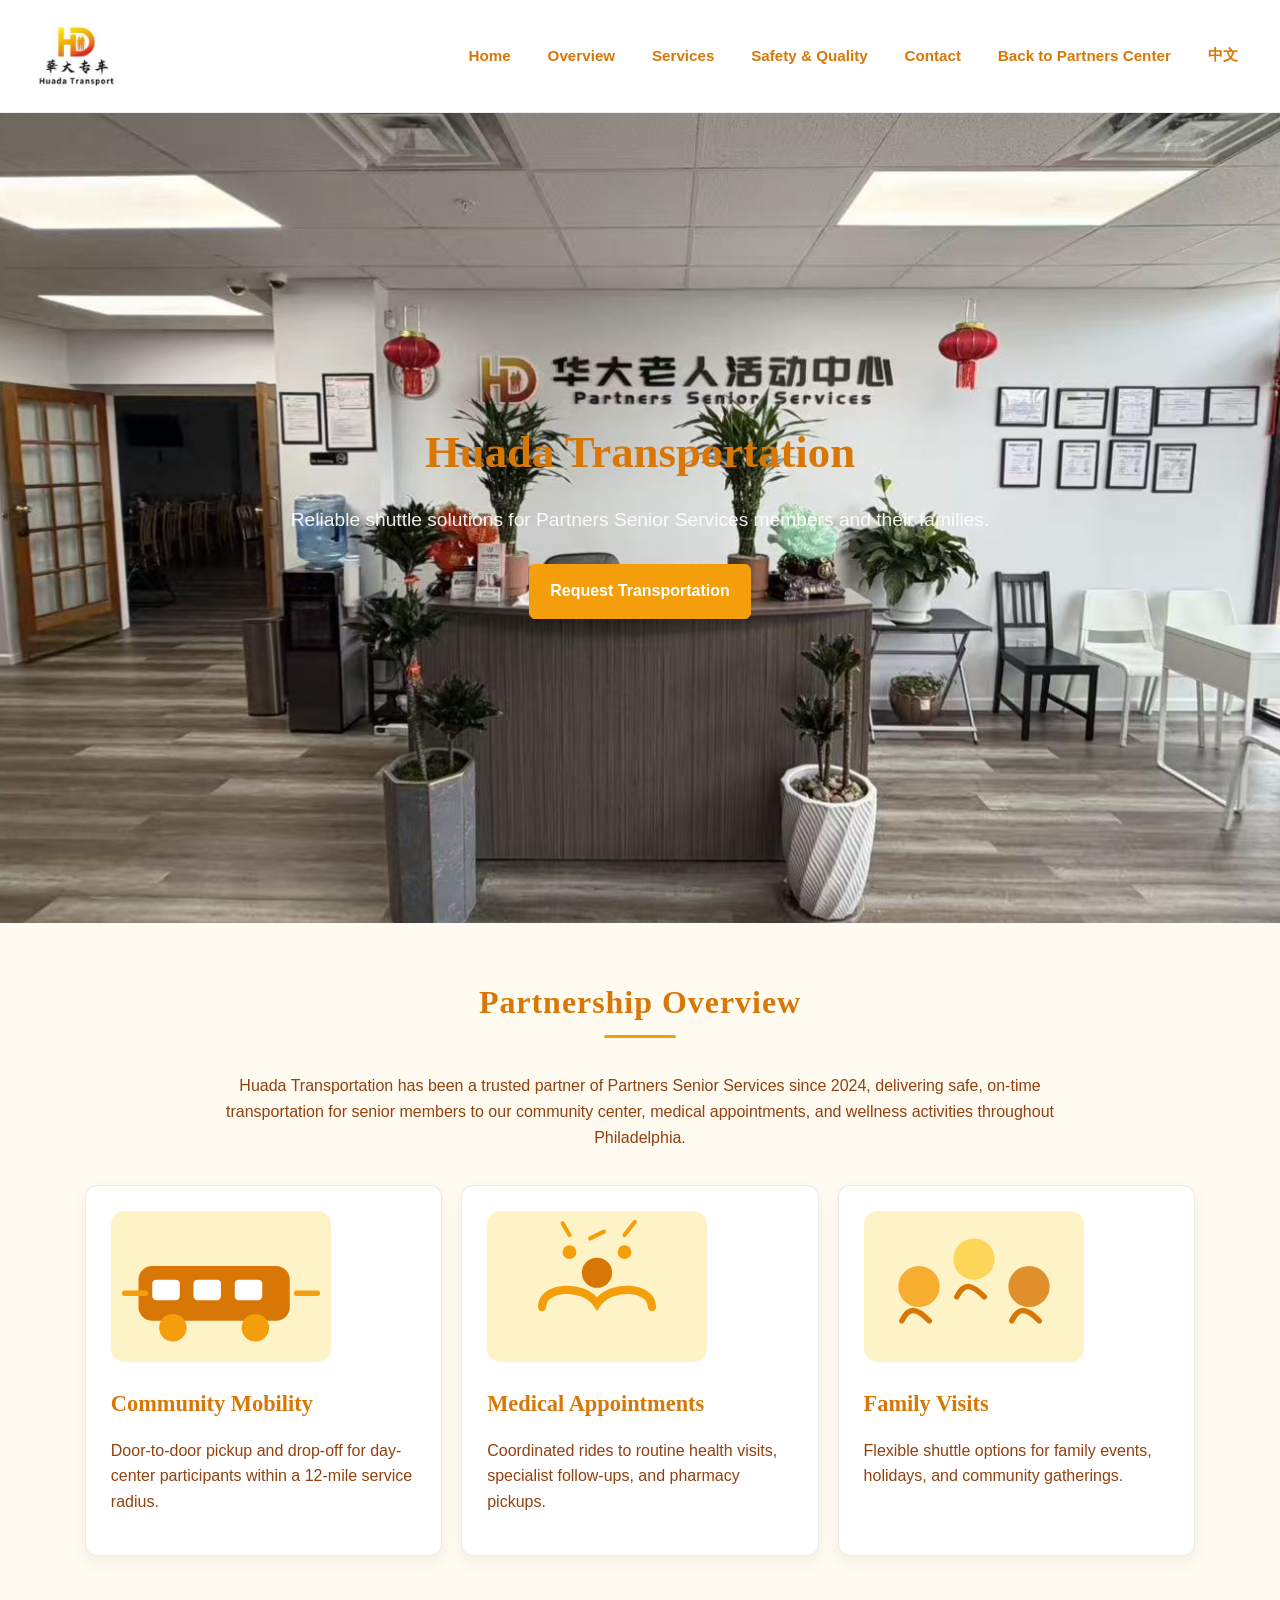
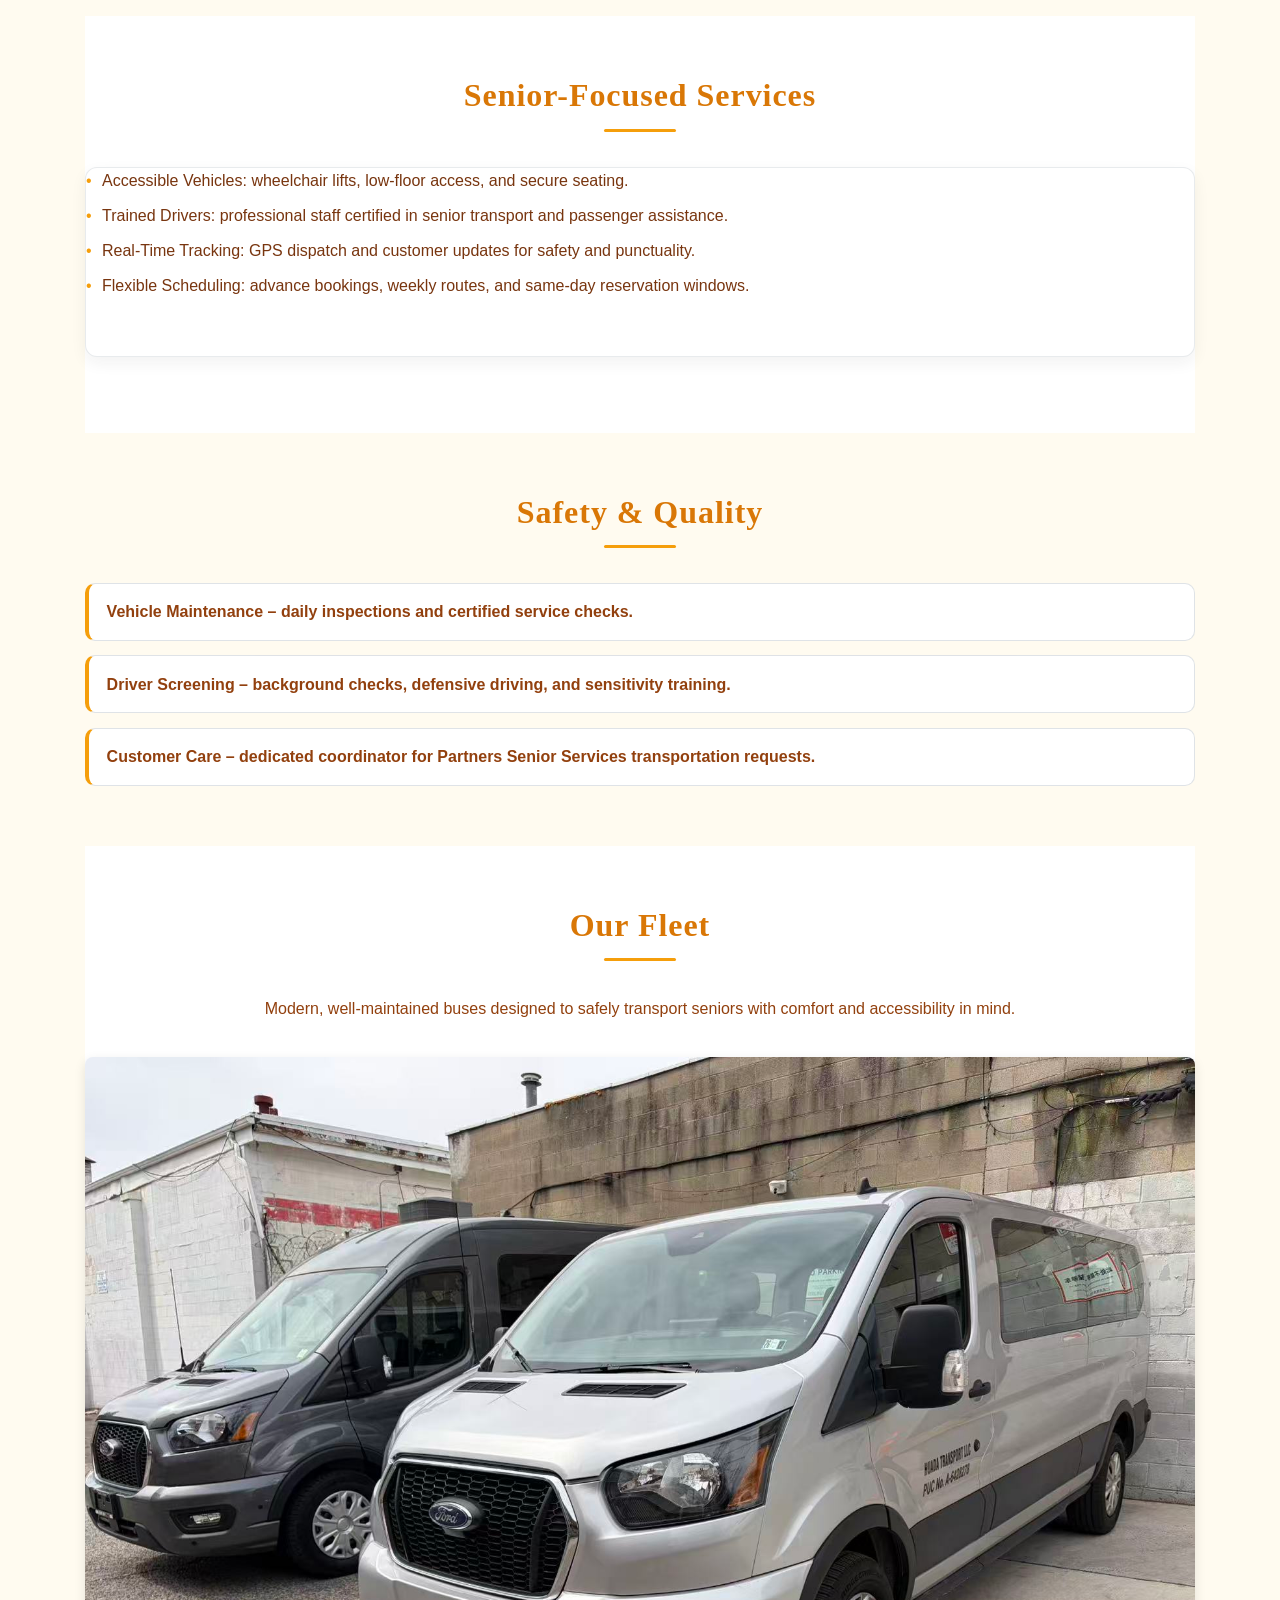
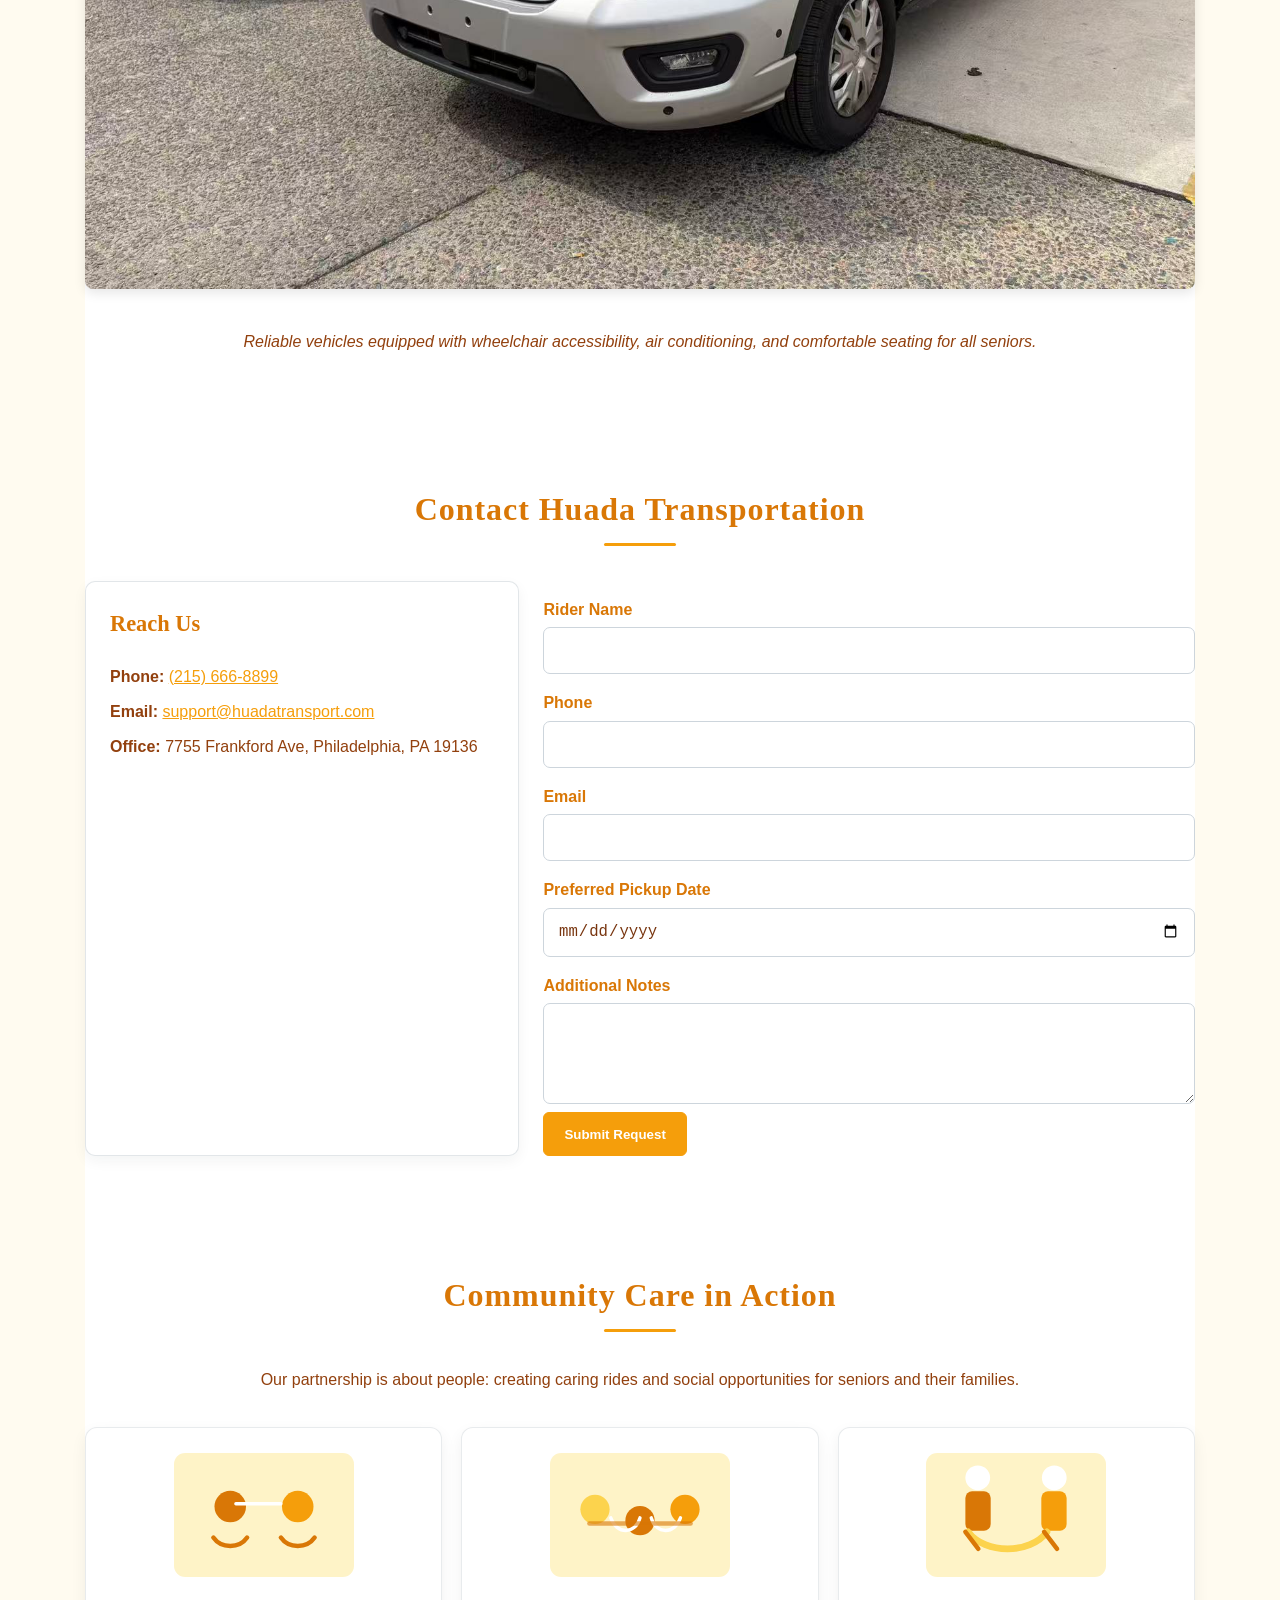
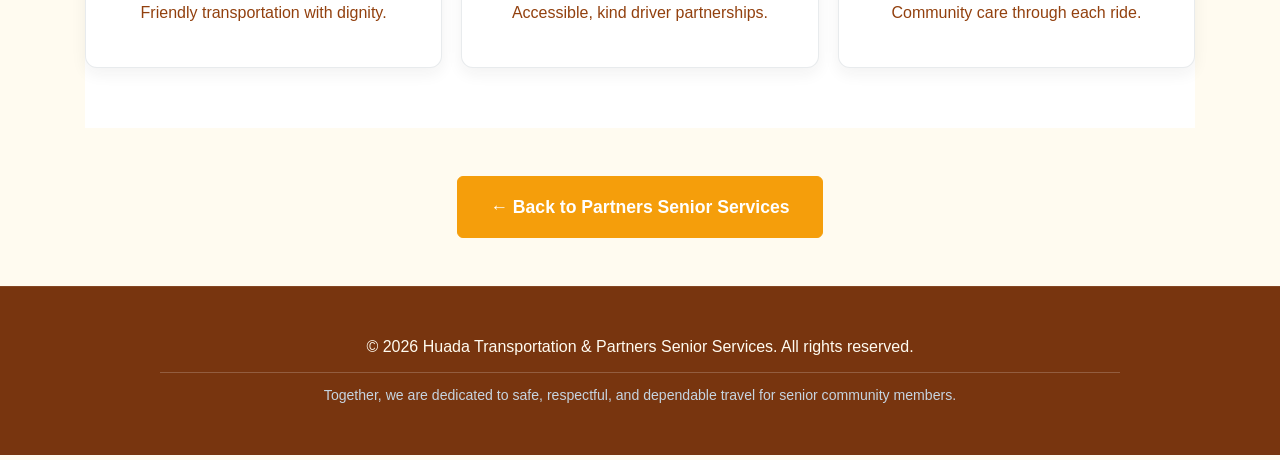
<file: huada-transportation-index.html>
<!DOCTYPE html>
<html lang="en">
<head>
    <meta charset="UTF-8">
    <meta name="viewport" content="width=device-width, initial-scale=1.0">
    <meta name="description" content="Huada Transportation partners with Partners Senior Services to provide safe, accessible senior shuttle services in Philadelphia.">
    <title>Huada Transportation | Partners Senior Services</title>
    <link rel="stylesheet" href="style.css">
</head>
<body>
    <nav class="main-nav" aria-label="Primary site navigation">
        <div class="logo"><img src="images/Huada-Transport-LOGO.jpg" alt="Huada Transportation Logo"></div>
        <button id="menu-toggle" class="menu-toggle" aria-expanded="false" aria-controls="nav-list">☰</button>
        <ul class="nav-links" id="nav-list">
            <li><a href="pss-index.html" data-i18n-key="nav.home">Partners Senior Services</a></li>
            <li><a href="#overview" data-i18n-key="nav.overview">Overview</a></li>
            <li><a href="#services" data-i18n-key="nav.services">Services</a></li>
            <li><a href="#quality" data-i18n-key="nav.quality">Safety & Quality</a></li>
            <li><a href="#contact" data-i18n-key="nav.contact">Contact</a></li>
            <li><a class="btn" href="pss-index.html">Back to Partners Center</a></li>
            <li><button id="lang-toggle" class="lang-btn" aria-label="Switch language" data-i18n-key="lang.toggle">中文</button></li>
        </ul>
    </nav>

    <header class="hero">
        <div class="hero-overlay"></div>
        <div class="hero-content">
            <h1 data-i18n-key="hero.title">Huada Transportation</h1>
            <p data-i18n-key="hero.text">Reliable shuttle solutions for Partners Senior Services members and their families.</p>
            <a href="#contact" class="btn" data-i18n-key="hero.cta">Request Transportation</a>
        </div>
    </header>

    <main>
        <section id="overview" class="container">
            <h2 class="section-title" data-i18n-key="overview.title">Partnership Overview</h2>
            <p class="intro-text" data-i18n-key="overview.text">Huada Transportation has been a trusted partner of Partners Senior Services since 2024, delivering safe, on-time transportation for senior members to our community center, medical appointments, and wellness activities throughout Philadelphia.</p>
            <div class="grid">
                <div class="service-card">
                    <img src="images/shuttle.svg" alt="Shuttle transport" style="width:100%; max-width:220px; margin-bottom:16px;"/>
                    <h3 data-i18n-key="overview.card1.heading">Community Mobility</h3>
                    <p data-i18n-key="overview.card1.text">Door-to-door pickup and drop-off for day-center participants within a 12-mile service radius.</p>
                </div>
                <div class="service-card">
                    <img src="images/wellness.svg" alt="Health services" style="width:100%; max-width:220px; margin-bottom:16px;"/>
                    <h3 data-i18n-key="overview.card2.heading">Medical Appointments</h3>
                    <p data-i18n-key="overview.card2.text">Coordinated rides to routine health visits, specialist follow-ups, and pharmacy pickups.</p>
                </div>
                <div class="service-card">
                    <img src="images/community.svg" alt="Community events" style="width:100%; max-width:220px; margin-bottom:16px;"/>
                    <h3 data-i18n-key="overview.card3.heading">Family Visits</h3>
                    <p data-i18n-key="overview.card3.text">Flexible shuttle options for family events, holidays, and community gatherings.</p>
                </div>
            </div>
        </section>

        <section id="services" class="container bg-light">
            <h2 class="section-title" data-i18n-key="services.title">Senior-Focused Services</h2>
            <ul class="resource-card" style="list-style:none; padding:0;">
                <li data-i18n-key="services.item1"><strong>Accessible Vehicles:</strong> wheelchair lifts, low-floor access, and secure seating.</li>
                <li data-i18n-key="services.item2"><strong>Trained Drivers:</strong> professional staff certified in senior transport and passenger assistance.</li>
                <li data-i18n-key="services.item3"><strong>Real-Time Tracking:</strong> GPS dispatch and customer updates for safety and punctuality.</li>
                <li data-i18n-key="services.item4"><strong>Flexible Scheduling:</strong> advance bookings, weekly routes, and same-day reservation windows.</li>
            </ul>
        </section>

        <section id="quality" class="container">
            <h2 class="section-title" data-i18n-key="quality.title">Safety & Quality</h2>
            <div class="activity-row">
                <div class="activity-item" data-i18n-key="quality.item1"><strong>Vehicle Maintenance</strong> – daily inspections and certified service checks.</div>
                <div class="activity-item" data-i18n-key="quality.item2"><strong>Driver Screening</strong> – background checks, defensive driving, and sensitivity training.</div>
                <div class="activity-item" data-i18n-key="quality.item3"><strong>Customer Care</strong> – dedicated coordinator for Partners Senior Services transportation requests.</div>
            </div>
        </section>

        <section class="container bg-light">
            <h2 class="section-title" data-i18n-key="fleet.title">Our Fleet</h2>
            <p class="intro-text" data-i18n-key="fleet.info1">Modern, well-maintained buses designed to safely transport seniors with comfort and accessibility in mind.</p>
            <div style="text-align: center;">
                <img src="images/HDTrans%20image/Buses.jpg" alt="Huada Transportation Fleet" style="max-width:100%; height:auto; margin-bottom:16px; border-radius:8px; box-shadow: 0 4px 12px rgba(0,0,0,0.1);"/>
                <p style="color: var(--muted); font-style: italic;" data-i18n-key="fleet.info2">Reliable vehicles equipped with wheelchair accessibility, air conditioning, and comfortable seating for all seniors.</p>
            </div>
        </section>

        <section id="contact" class="container bg-light">
            <h2 class="section-title" data-i18n-key="contact.title">Contact Huada Transportation</h2>
            <div class="contact-layout">
                <div class="info-pane">
                    <h3 data-i18n-key="contact.reach">Reach Us</h3>
                    <p><strong data-i18n-key="contact.phone.label">Phone:</strong> <a href="tel:2156668899" data-i18n-key="contact.phone">(215) 666-8899</a></p>
                    <p><strong data-i18n-key="contact.email.label">Email:</strong> <a href="mailto:support@huadatransport.com" data-i18n-key="contact.email">support@huadatransport.com</a></p>
                    <p><strong data-i18n-key="contact.office.label">Office:</strong> <span data-i18n-key="contact.office">7755 Frankford Ave, Philadelphia, PA 19136</span></p>
                </div>
                <form action="https://formspree.io/f/xeepoovl" method="POST" class="contact-form" aria-label="Transportation request form">
                    <label for="riderName" data-i18n-key="contact.form.riderName">Rider Name</label>
                    <input type="text" id="riderName" name="riderName" required>
                    <label for="riderPhone" data-i18n-key="contact.form.phone">Phone</label>
                    <input type="tel" id="riderPhone" name="riderPhone" required>
                    <label for="riderEmail" data-i18n-key="contact.form.email">Email</label>
                    <input type="email" id="riderEmail" name="riderEmail" required>
                    <label for="pickupDate" data-i18n-key="contact.form.pickupDate">Preferred Pickup Date</label>
                    <input type="date" id="pickupDate" name="pickupDate" required>
                    <label for="comments" data-i18n-key="contact.form.comments">Additional Notes</label>
                    <textarea id="comments" name="comments" rows="4"></textarea>
                    <button type="submit" class="btn" data-i18n-key="contact.form.submit">Submit Request</button>
                </form>
            </div>
        </section>
    </main>
    <section class="container bg-light">
        <h2 class="section-title" data-i18n-key="community.title">Community Care in Action</h2>
        <p class="intro-text" data-i18n-key="community.intro">Our partnership is about people: creating caring rides and social opportunities for seniors and their families.</p>
        <div class="grid">
            <div class="service-card" style="text-align:center;">
                <img src="images/elderly-care-1.svg" alt="Senior friend group" style="max-width:180px;" loading="lazy" />
                <p data-i18n-key="community.info1">Friendly transportation with dignity.</p>
            </div>
            <div class="service-card" style="text-align:center;">
                <img src="images/elderly-care-2.svg" alt="Senior support" style="max-width:180px;" loading="lazy" />
                <p data-i18n-key="community.info2">Accessible, kind driver partnerships.</p>
            </div>
            <div class="service-card" style="text-align:center;">
                <img src="images/elderly-care-3.svg" alt="Senior assistance and safety" style="max-width:180px;" loading="lazy" />
                <p data-i18n-key="community.info3">Community care through each ride.</p>
            </div>
        </div>
    </section>
    <section class="container" style="text-align:center; padding: 3rem 1rem; background: #FFFBF0;">
        <a href="pss-index.html" class="btn" style="font-size: 1.1rem; padding: 1rem 2rem;" data-i18n-key="community.back">← Back to Partners Senior Services</a>
    </section>

    <footer>
        <div class="footer-content">
            <p data-i18n-key="footer.copyright">&copy; 2026 Huada Transportation & Partners Senior Services. All rights reserved.</p>
            <p class="privacy-note" data-i18n-key="footer.privacy">Together, we are dedicated to safe, respectful, and dependable travel for senior community members.</p>
        </div>
    </footer>

    <script>
        const translations = {
            en: {
                logo: 'Huada Transportation',
                'nav.home': 'Home',
                'nav.overview': 'Overview',
                'nav.services': 'Services',
                'nav.quality': 'Safety & Quality',
                'nav.contact': 'Contact',
                'lang.toggle': '中文',
                'hero.title': 'Huada Transportation',
                'hero.text': 'Reliable shuttle solutions for Partners Senior Services members and their families.',
                'hero.cta': 'Request Transportation',
                'overview.title': 'Partnership Overview',
                'overview.text': 'Huada Transportation has been a trusted partner of Partners Senior Services since 2024, delivering safe, on-time transportation for senior members to our community center, medical appointments, and wellness activities throughout Philadelphia.',
                'overview.card1.heading': 'Community Mobility',
                'overview.card1.text': 'Door-to-door pickup and drop-off for day-center participants within a 12-mile service radius.',
                'overview.card2.heading': 'Medical Appointments',
                'overview.card2.text': 'Coordinated rides to routine health visits, specialist follow-ups, and pharmacy pickups.',
                'overview.card3.heading': 'Family Visits',
                'overview.card3.text': 'Flexible shuttle options for family events, holidays, and community gatherings.',
                'services.title': 'Senior-Focused Services',
                'services.item1': 'Accessible Vehicles: wheelchair lifts, low-floor access, and secure seating.',
                'services.item2': 'Trained Drivers: professional staff certified in senior transport and passenger assistance.',
                'services.item3': 'Real-Time Tracking: GPS dispatch and customer updates for safety and punctuality.',
                'services.item4': 'Flexible Scheduling: advance bookings, weekly routes, and same-day reservation windows.',
                'quality.title': 'Safety & Quality',
                'quality.item1': 'Vehicle Maintenance – daily inspections and certified service checks.',
                'quality.item2': 'Driver Screening – background checks, defensive driving, and sensitivity training.',
                'quality.item3': 'Customer Care – dedicated coordinator for Partners Senior Services transportation requests.',
                'fleet.title': 'Our Fleet',
                'fleet.info1': 'Modern, well-maintained buses designed to safely transport seniors with comfort and accessibility in mind.',
                'fleet.info2': 'Reliable vehicles equipped with wheelchair accessibility, air conditioning, and comfortable seating for all seniors.', 
                'contact.title': 'Contact Huada Transportation',
                'contact.reach': 'Reach Us',
                'contact.phone.label': 'Phone:',
                'contact.phone': '(215) 666-8899',
                'contact.email.label': 'Email:',
                'contact.email': 'support@huadatransport.com',
                'contact.office.label': 'Office:',
                'contact.office': '7755 Frankford Ave, Philadelphia, PA 19136',
                'contact.form.riderName': 'Rider Name',
                'contact.form.phone': 'Phone',
                'contact.form.email': 'Email',
                'contact.form.pickupDate': 'Preferred Pickup Date',
                'contact.form.comments': 'Additional Notes',
                'contact.form.submit': 'Submit Request',
                'community.title': 'Community Care in Action',
                'community.intro': 'Our partnership is about people: creating caring rides and social opportunities for seniors and their families.',
                'community.info1': 'Friendly transportation with dignity.',
                'community.info2': 'Accessible, kind driver partnerships.',
                'community.info3': 'Community care through each ride.',
                'community.back': '← Back to Partners Senior Services',
                'footer.copyright': '© 2026 Huada Transportation & Partners Senior Services. All rights reserved.',
                'footer.privacy': 'Together, we are dedicated to safe, respectful, and dependable travel for senior community members.'
            },
            zh: {
                logo: '华大专车',
                'nav.home': '首页',
                'nav.overview': '概述',
                'nav.services': '服务',
                'nav.quality': '安全与质量',
                'nav.contact': '联系',
                'lang.toggle': 'English',
                'hero.title': '华大专车',
                'hero.text': '为合作伙伴老年服务会员及其家庭提供可靠的班车解决方案。',
                'hero.cta': '申请运输服务',
                'overview.title': '合作概述',
                'overview.text': '自2025年起，华大专车成为合作伙伴老年服务的可信赖合作伙伴，为老年会员提供安全、准时的社区中心、医疗预约及健康活动运输。',
                'overview.card1.heading': '社区出行',
                'overview.card1.text': '提供 12 英里范围内日间中心参与者的门到门接送服务。',
                'overview.card2.heading': '医疗预约',
                'overview.card2.text': '协调常规健康访问、专家随访和药房取药的出行。',
                'overview.card3.heading': '家庭访问',
                'overview.card3.text': '灵活的节日、家庭活动和社区聚会班车选择。',
                'services.title': '老年人专项服务',
                'services.item1': '无障碍车辆：配备轮椅升降、低地板和安全座椅。',
                'services.item2': '司机培训：专业人员具备老年运输和乘客协助认证。',
                'services.item3': '实时跟踪：GPS 调度和客户更新，保障安全和准时。',
                'services.item4': '灵活调度：提前预订、每周路线和当日预约窗口。',
                'quality.title': '安全与质量',
                'quality.item1': '车辆维护 – 每日检查和认证服务检查。',
                'quality.item2': '司机筛选 – 背景审查、防御性驾驶和敏感性培训。',
                'quality.item3': '客户关怀 – 专属协调员负责合作伙伴老年服务的运输需求。',
                'fleet.title': '我们的车队',
                'fleet.info1': '现代、维护良好的巴士，旨在安全地运输老年人，注重舒适性和无障碍设计。',
                'fleet.info2': '可靠的车辆，配备轮椅升降设备、空调和舒适的座椅，为所有老年人提供便利的出行选择。',
                'contact.title': '联系华大专车',
                'contact.reach': '联系我们',
                'contact.phone.label': '电话：',
                'contact.phone': '(215) 666-8899',
                'contact.email.label': '电子邮件：',
                'contact.email': 'support@huadatransport.com',
                'contact.office.label': '办公室：',
                'contact.office': '7755 Frankford Ave, Philadelphia, PA 19136',
                'contact.form.riderName': '乘客姓名',
                'contact.form.phone': '电话',
                'contact.form.email': '电子邮件',
                'contact.form.pickupDate': '首选接送日期',
                'contact.form.comments': '其他备注',
                'contact.form.submit': '提交请求',
                'community.title': '社区关怀行动',
                'community.intro': '我们的合作关系关乎人：为老年人及其家庭创造关怀的出行和社交机会。',
                'community.info1': '以尊严提供友好的交通服务。',
                'community.info2': '可及、友善的司机合作。',
                'community.info3': '每次乘车都体现社区关怀。',
                'community.back': '← 返回合作伙伴老年服务',
                'footer.copyright': '© 2026 华大专车与华大老人活动中心。保留所有权利。',
                'footer.privacy': '我们致力于为老年社区成员提供安全、尊重且可靠的出行服务。'
            }
        };

        const translatableItems = document.querySelectorAll('[data-i18n-key]');
        const langToggle = document.getElementById('lang-toggle');

        function setLanguage(lang) {
            const data = translations[lang] || translations.en;
            translatableItems.forEach(item => {
                const key = item.dataset.i18nKey;
                if (!key) return;
                const text = data[key];
                if (text === undefined) return;
                if (item.tagName.toLowerCase() === 'input' || item.tagName.toLowerCase() === 'textarea') {
                    item.placeholder = text;
                } else {
                    item.textContent = text;
                }
            });
            langToggle.setAttribute('aria-label', lang === 'en' ? '切换到中文' : 'Switch to English');
            localStorage.setItem('siteLanguage', lang);
        }

        const loadedLanguage = localStorage.getItem('siteLanguage') || 'en';
        setLanguage(loadedLanguage);

        langToggle.addEventListener('click', () => {
            const currentLang = localStorage.getItem('siteLanguage') || 'en';
            setLanguage(currentLang === 'en' ? 'zh' : 'en');
        });

        document.getElementById('menu-toggle').addEventListener('click', function () {
            const nav = document.getElementById('nav-list');
            const expanded = this.getAttribute('aria-expanded') === 'true';
            this.setAttribute('aria-expanded', expanded ? 'false' : 'true');
            nav.classList.toggle('open');
        });
    </script>
</body>
</html>
</file>
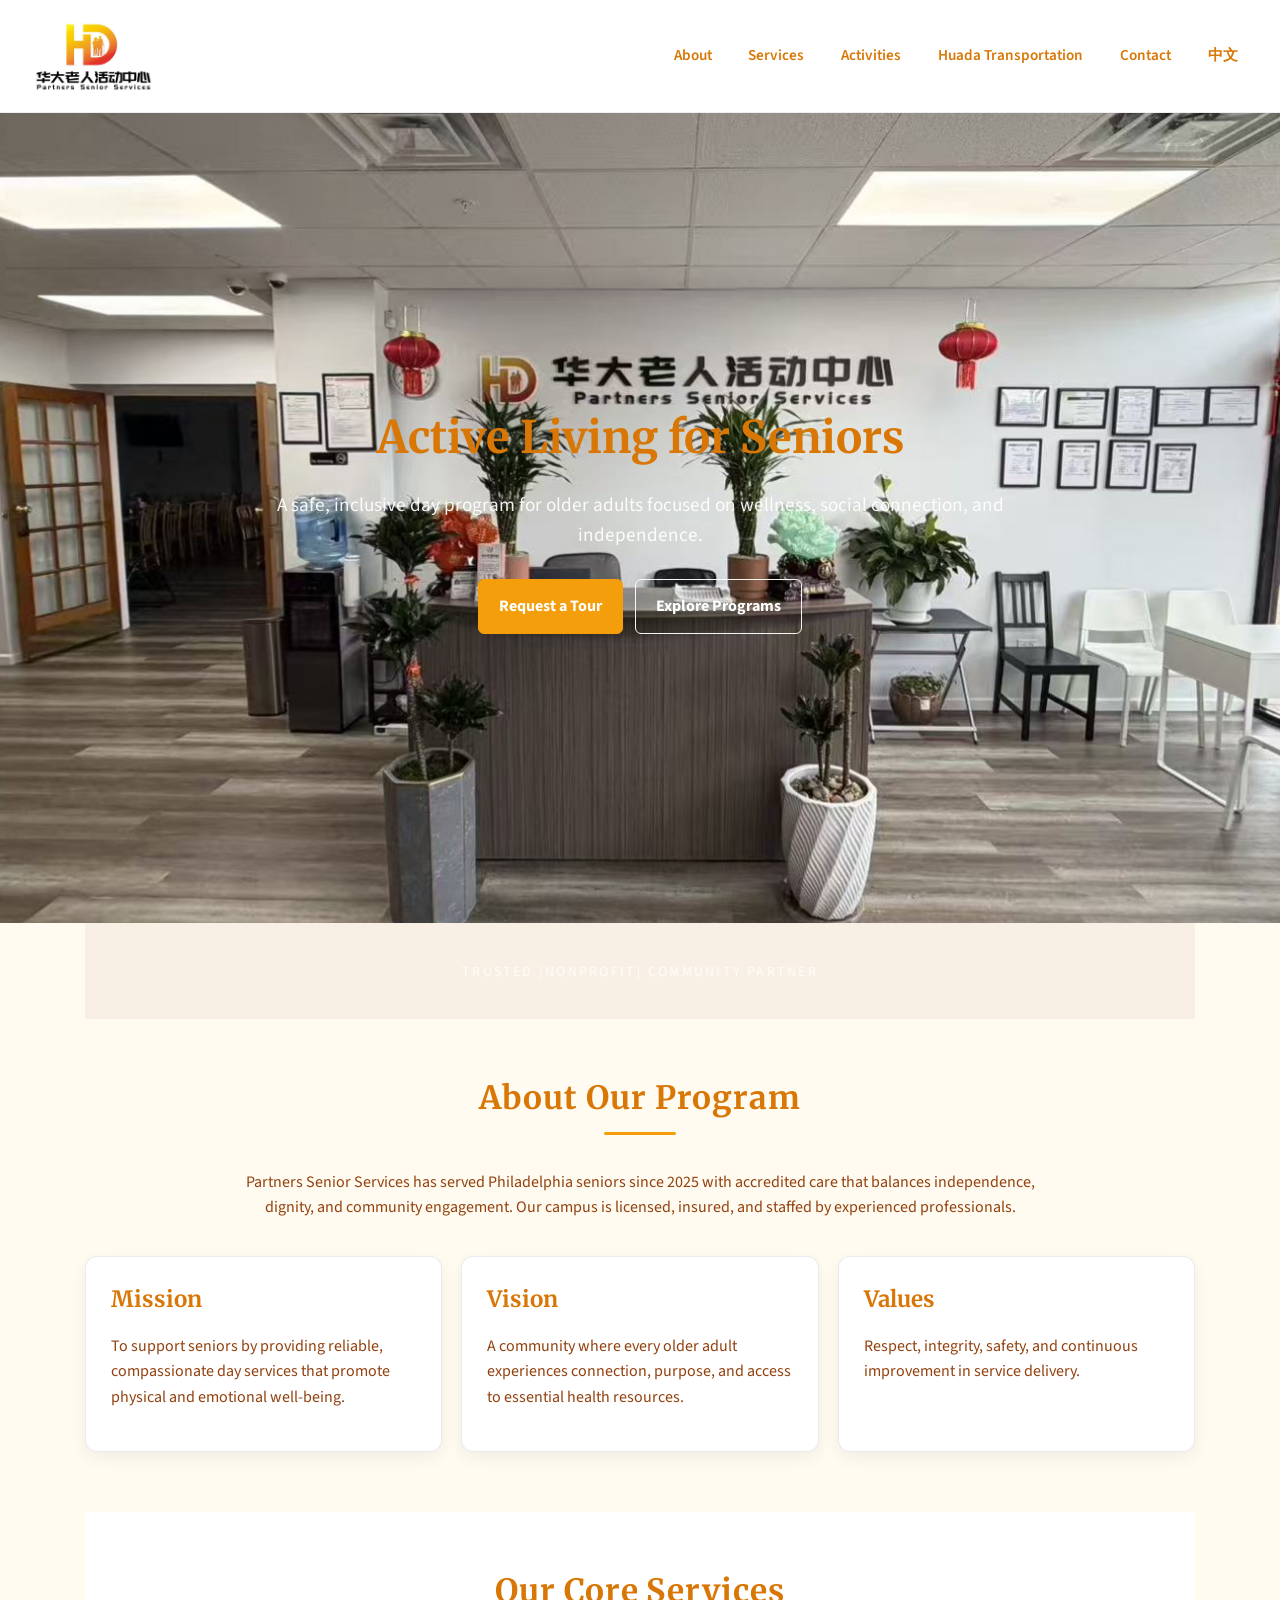
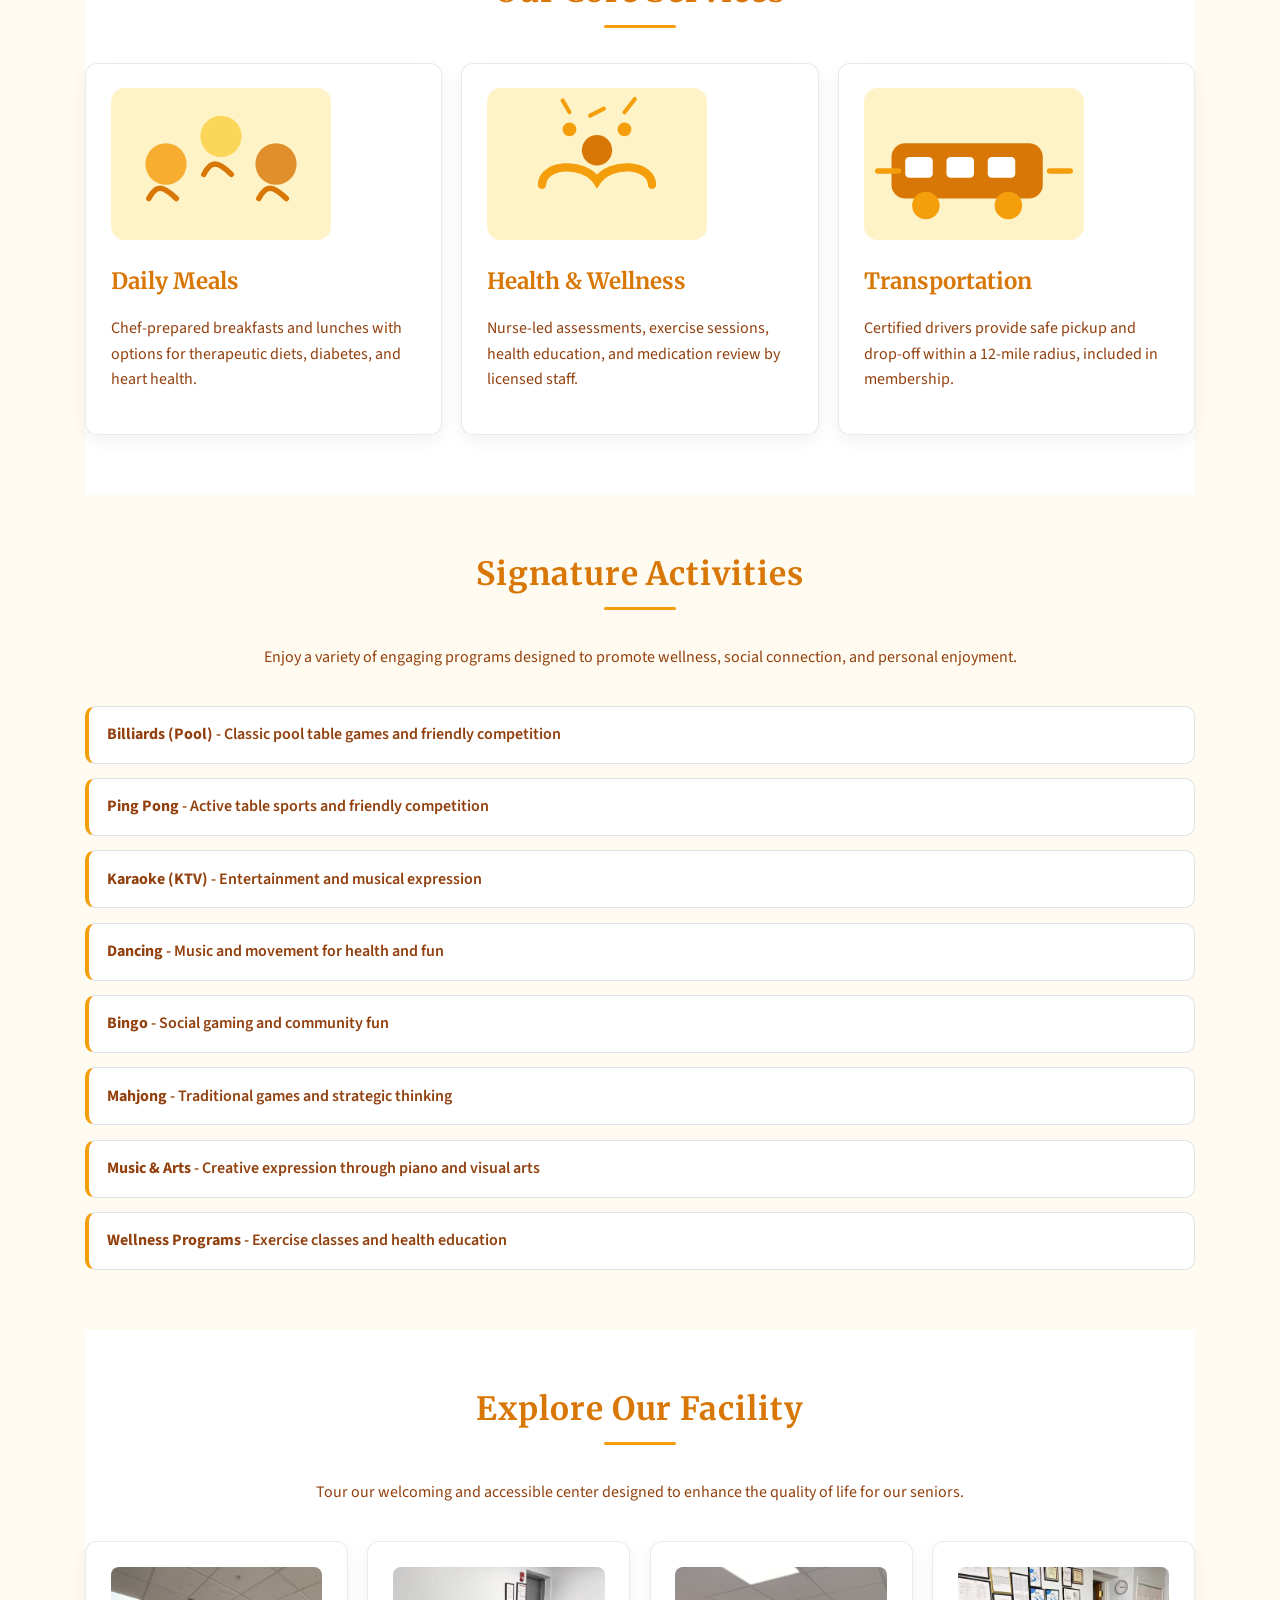
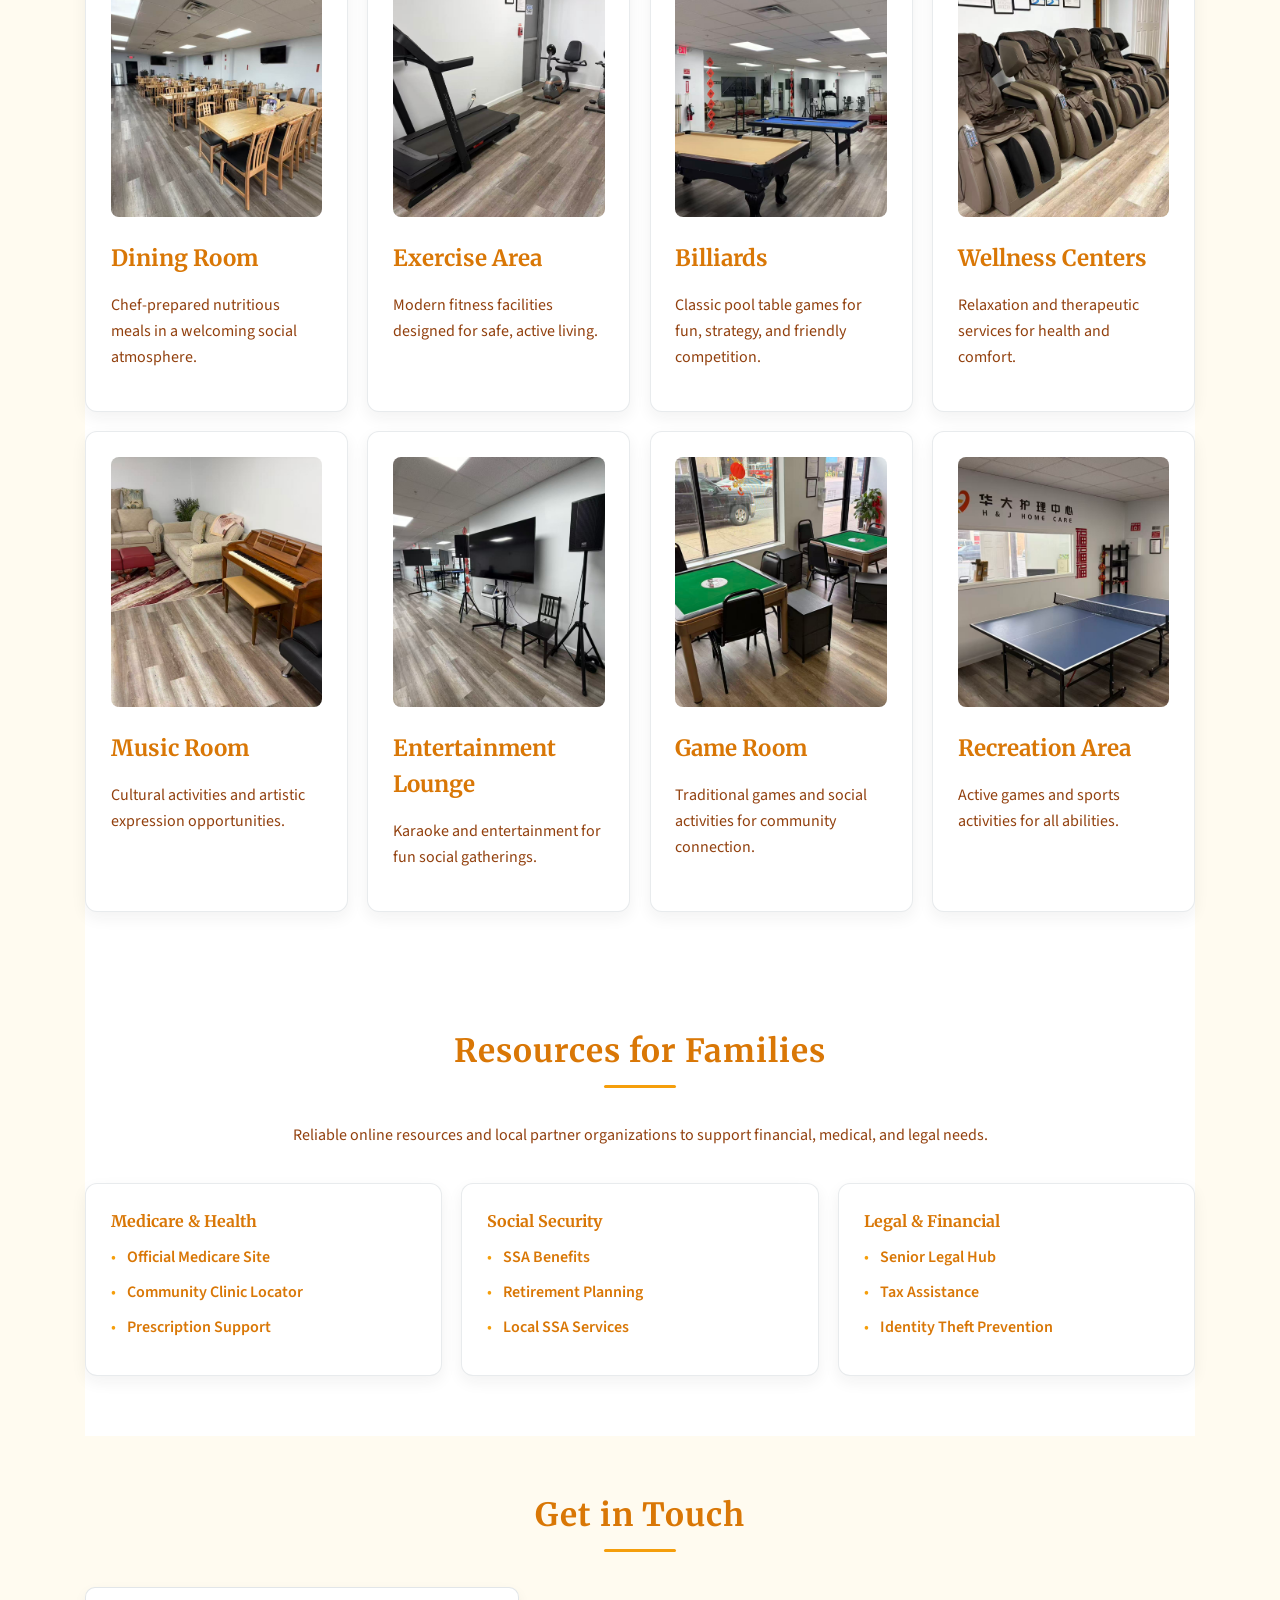
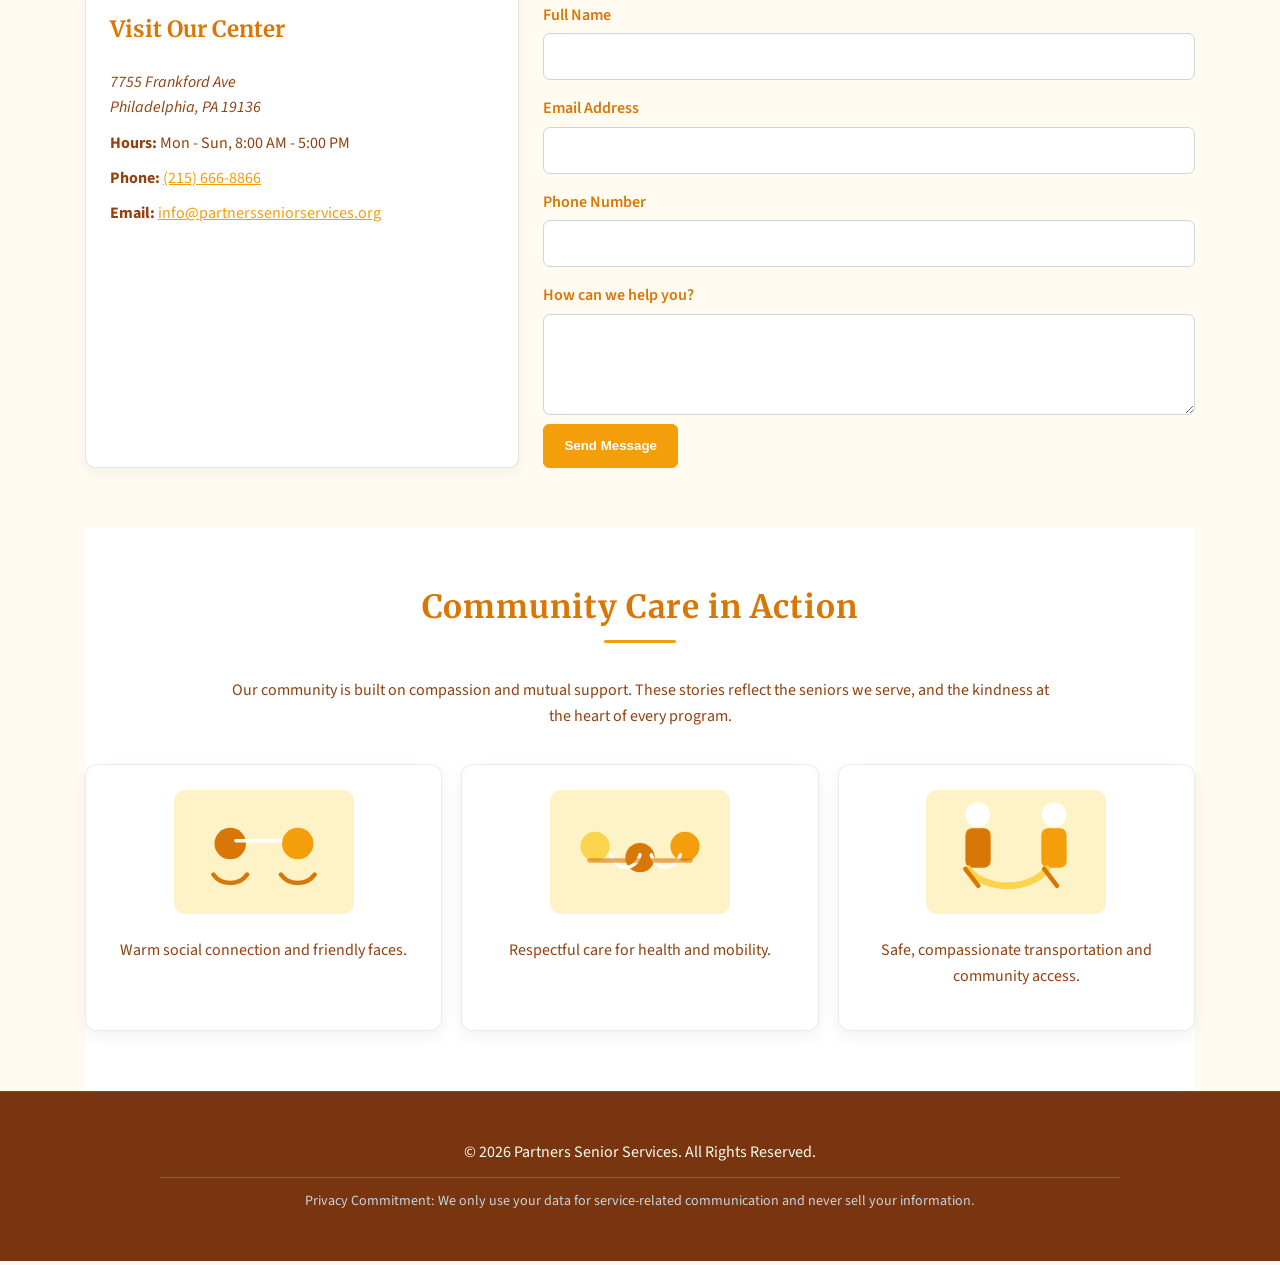
<file: pss-index.html>
<!DOCTYPE html>
<html lang="en">
<head>
    <meta charset="UTF-8">
    <meta name="viewport" content="width=device-width, initial-scale=1.0">
    <meta name="description" content="Partners Senior Services provides seniors with quality day care, wellness support, nutritious meals, and community activities in Philadelphia.">
    <title>Partners Senior Services | Community & Care</title>
    <link rel="stylesheet" href="style.css">
    <link href="https://fonts.googleapis.com/css2?family=Merriweather:wght@700;900&family=Source+Sans+Pro:wght@300;400;600;700&display=swap" rel="stylesheet">
</head>
<body>
    <div class="mobile-call-bar" aria-live="polite">
        <a href="tel:2156668866" class="call-btn" aria-label="Call us directly">
            <span>📞</span> (215) 666-8866
        </a>
    </div>

    <nav class="main-nav" aria-label="Primary site navigation">
        <div class="logo"><img src="images/PSS-LOGO.jpg" alt="Partners Senior Services Logo"></div>
        <button id="menu-toggle" class="menu-toggle" aria-expanded="false" aria-controls="nav-list">☰</button>
        <ul class="nav-links" id="nav-list">
            <li><a href="#about" data-i18n-key="nav.about">About</a></li>
            <li><a href="#services" data-i18n-key="nav.services">Services</a></li>
            <li><a href="#activities" data-i18n-key="nav.activities">Activities</a></li>
            <li><a href="huada-transportation-index.html" data-i18n-key="nav.huada">Huada Transportation</a></li>
            <li><a href="#contact" data-i18n-key="nav.contact">Contact</a></li>
            <li><button id="lang-toggle" class="lang-btn" aria-label="Switch language" data-i18n-key="lang.toggle">中文</button></li>
        </ul>
    </nav>

    <header class="hero">
        <div class="hero-overlay"></div>
        <div class="hero-content">
            <h1 data-i18n-key="hero.title">Active Living for Seniors</h1>
            <p data-i18n-key="hero.text">A safe, inclusive day program for older adults focused on wellness, social connection, and independence.</p>
            <div class="hero-actions">
                <a href="#contact" class="btn" data-i18n-key="hero.cta1">Request a Tour</a>
                <a href="#services" class="btn btn-secondary" data-i18n-key="hero.cta2">Explore Programs</a>
            </div>
        </div>
    </header>

    <div class="container" style="text-align: center; padding: 1.5rem 1rem; background: rgba(120, 53, 15, 0.05);">
        <p class="eyebrow" data-i18n-key="hero.eyebrow">Trusted [Nonprofit] Community Partner</p>
    </div>

    <main>
        <section id="about" class="container">
            <h2 class="section-title" data-i18n-key="about.title">About Our Program</h2>
            <p class="intro-text" data-i18n-key="about.text">Partners Senior Services has served Philadelphia seniors since 2010 with accredited care that balances independence, dignity, and community engagement. Our campus is licensed, insured, and staffed by experienced professionals.</p>
            <div class="about-grid">
                <article class="about-card">
                    <h3 data-i18n-key="about.card1.heading">Mission</h3>
                    <p data-i18n-key="about.card1.text">To support seniors by providing reliable, compassionate day services that promote physical and emotional well-being.</p>
                </article>
                <article class="about-card">
                    <h3 data-i18n-key="about.card2.heading">Vision</h3>
                    <p data-i18n-key="about.card2.text">A community where every older adult experiences connection, purpose, and access to essential health resources.</p>
                </article>
                <article class="about-card">
                    <h3 data-i18n-key="about.card3.heading">Values</h3>
                    <p data-i18n-key="about.card3.text">Respect, integrity, safety, and continuous improvement in service delivery.</p>
                </article>
            </div>
        </section>

        <section id="services" class="container bg-light">
            <h2 class="section-title" data-i18n-key="services.title">Our Core Services</h2>
            <div class="grid">
                <div class="service-card">
                    <img src="images/community.svg" alt="Community activities" style="width:100%; max-width:220px; margin-bottom:16px;" />
                    <h3 data-i18n-key="services.card1.heading">Daily Meals</h3>
                    <p data-i18n-key="services.card1.text">Chef-prepared breakfasts and lunches with options for therapeutic diets, diabetes, and heart health.</p>
                </div>
                <div class="service-card">
                    <img src="images/wellness.svg" alt="Health and wellness" style="width:100%; max-width:220px; margin-bottom:16px;" />
                    <h3 data-i18n-key="services.card2.heading">Health & Wellness</h3>
                    <p data-i18n-key="services.card2.text">Nurse-led assessments, exercise sessions, health education, and medication review by licensed staff.</p>
                </div>
                <div class="service-card">
                    <img src="images/shuttle.svg" alt="Transportation services" style="width:100%; max-width:220px; margin-bottom:16px;" />
                    <h3 data-i18n-key="services.card3.heading">Transportation</h3>
                    <p data-i18n-key="services.card3.text">Certified drivers provide safe pickup and drop-off within a 12-mile radius, included in membership.</p>
                </div>
            </div>
        </section>

        <section id="activities" class="container">
            <h2 class="section-title" data-i18n-key="activities.title">Our Activities & Recreation</h2>
            <p class="intro-text" data-i18n-key="activities.intro">Enjoy a variety of engaging programs designed to promote wellness, social connection, and personal enjoyment.</p>
            <div class="activity-row">
                <div class="activity-item" data-i18n-key="activities.billiards"><strong>Billiards (Pool)</strong> - Classic pool table games and friendly competition</div>
                <div class="activity-item" data-i18n-key="activities.pingpong"><strong>Ping Pong</strong> - Active table sports and friendly competition</div>
                <div class="activity-item" data-i18n-key="activities.ktv"><strong>Karaoke (KTV)</strong> - Entertainment and musical expression</div>
                <div class="activity-item" data-i18n-key="activities.dancing"><strong>Dancing</strong> - Music and movement for health and fun</div>
                <div class="activity-item" data-i18n-key="activities.bingo"><strong>Bingo</strong> - Social gaming and community fun</div>
                <div class="activity-item" data-i18n-key="activities.mahjong"><strong>Mahjong</strong> - Traditional games and strategic thinking</div>
                <div class="activity-item" data-i18n-key="activities.music"><strong>Music & Arts</strong> - Creative expression through piano and visual arts</div>
                <div class="activity-item" data-i18n-key="activities.wellness"><strong>Wellness Programs</strong> - Exercise classes and health education</div>
            </div>
        </section>

        <section class="container bg-light">
            <h2 class="section-title" data-i18n-key="facility.title">Explore Our Facility</h2>
            <p class="intro-text" data-i18n-key="facility.intro">Tour our welcoming and accessible center designed to enhance the quality of life for our seniors.</p>
            <div class="grid">
                <div class="service-card">
                    <img src="images/PSS%20image/Dining%20Room.jpg" alt="Dining Room" style="width:100%; height:250px; object-fit:cover; margin-bottom:16px; border-radius:8px;"/>
                    <h3 data-i18n-key="facility.dining.title">Dining Room</h3>
                    <p data-i18n-key="facility.dining.text">Chef-prepared nutritious meals in a welcoming social atmosphere.</p>
                </div>
                <div class="service-card">
                    <img src="images/PSS%20image/Excercise%20Area.jpg" alt="Exercise Area" style="width:100%; height:250px; object-fit:cover; margin-bottom:16px; border-radius:8px;"/>
                    <h3 data-i18n-key="facility.exercise.title">Exercise Area</h3>
                    <p data-i18n-key="facility.exercise.text">Modern fitness facilities designed for safe, active living.</p>
                </div>
                <div class="service-card">
                    <img src="images/PSS%20image/Pool.jpg" alt="Billiards" style="width:100%; height:250px; object-fit:cover; margin-bottom:16px; border-radius:8px;"/>
                    <h3 data-i18n-key="facility.billiards.title">Billiards</h3>
                    <p data-i18n-key="facility.billiards.text">Classic pool table games for fun, strategy, and friendly competition.</p>
                </div>
                <div class="service-card">
                    <img src="images/PSS%20image/Massage%20Chair.jpg" alt="Massage Chair" style="width:100%; height:250px; object-fit:cover; margin-bottom:16px; border-radius:8px;"/>
                    <h3 data-i18n-key="facility.wellness.title">Wellness Centers</h3>
                    <p data-i18n-key="facility.wellness.text">Relaxation and therapeutic services for health and comfort.</p>
                </div>
                <div class="service-card">
                    <img src="images/PSS%20image/Piano.jpg" alt="Piano" style="width:100%; height:250px; object-fit:cover; margin-bottom:16px; border-radius:8px;"/>
                    <h3 data-i18n-key="facility.music.title">Music Room</h3>
                    <p data-i18n-key="facility.music.text">Cultural activities and artistic expression opportunities.</p>
                </div>
                <div class="service-card">
                    <img src="images/PSS%20image/KTV.jpg" alt="KTV" style="width:100%; height:250px; object-fit:cover; margin-bottom:16px; border-radius:8px;"/>
                    <h3 data-i18n-key="facility.ktv.title">Entertainment Lounge</h3>
                    <p data-i18n-key="facility.ktv.text">Karaoke and entertainment for fun social gatherings.</p>
                </div>
                <div class="service-card">
                    <img src="images/PSS%20image/Majong.jpg" alt="Mahjong" style="width:100%; height:250px; object-fit:cover; margin-bottom:16px; border-radius:8px;"/>
                    <h3 data-i18n-key="facility.game.title">Game Room</h3>
                    <p data-i18n-key="facility.game.text">Traditional games and social activities for community connection.</p>
                </div>
                <div class="service-card">
                    <img src="images/PSS%20image/Ping%20Pong.jpg" alt="Ping Pong" style="width:100%; height:250px; object-fit:cover; margin-bottom:16px; border-radius:8px;"/>
                    <h3 data-i18n-key="facility.recreation.title">Recreation Area</h3>
                    <p data-i18n-key="facility.recreation.text">Active games and sports activities for all abilities.</p>
                </div>
            </div>
        </section>

        <section id="resources" class="container bg-light">
            <h2 class="section-title" data-i18n-key="resources.title">Resources for Families</h2>
            <p class="intro-text" data-i18n-key="resources.text">Reliable online resources and local partner organizations to support financial, medical, and legal needs.</p>
            <div class="grid">
                <div class="resource-card">
                    <h4 data-i18n-key="resources.health.title">Medicare & Health</h4>
                    <ul>
                        <li><a href="https://www.medicare.gov" target="_blank" rel="noopener" data-i18n-key="resources.health.item1">Official Medicare Site</a></li>
                        <li><a href="#" data-i18n-key="resources.health.item2">Community Clinic Locator</a></li>
                        <li><a href="#" data-i18n-key="resources.health.item3">Prescription Support</a></li>
                    </ul>
                </div>
                <div class="resource-card">
                    <h4 data-i18n-key="resources.security.title">Social Security</h4>
                    <ul>
                        <li><a href="https://www.ssa.gov" target="_blank" rel="noopener" data-i18n-key="resources.security.item1">SSA Benefits</a></li>
                        <li><a href="#" data-i18n-key="resources.security.item2">Retirement Planning</a></li>
                        <li><a href="#" data-i18n-key="resources.security.item3">Local SSA Services</a></li>
                    </ul>
                </div>
                <div class="resource-card">
                    <h4 data-i18n-key="resources.legal.title">Legal & Financial</h4>
                    <ul>
                        <li><a href="#" data-i18n-key="resources.legal.item1">Senior Legal Hub</a></li>
                        <li><a href="#" data-i18n-key="resources.legal.item2">Tax Assistance</a></li>
                        <li><a href="#" data-i18n-key="resources.legal.item3">Identity Theft Prevention</a></li>
                    </ul>
                </div>
            </div>
        </section>

        <section id="contact" class="container">
            <h2 class="section-title" data-i18n-key="contact.title">Get in Touch</h2>
            <div class="contact-layout">
                <div class="info-pane">
                    <h3 data-i18n-key="contact.visit">Visit Our Center</h3>
                    <address>
                        7755 Frankford Ave<br>
                        Philadelphia, PA 19136
                    </address>
                    <p><strong data-i18n-key="contact.hours.label">Hours:</strong> <span data-i18n-key="contact.hours">Mon - Sun, 8:00 AM - 5:00 PM</span></p>
                    <p><strong data-i18n-key="contact.phone.label">Phone:</strong> <a href="tel:2156668866" data-i18n-key="contact.phone">(215) 666-8866</a></p>
                    <p><strong data-i18n-key="contact.email.label">Email:</strong> <a href="mailto:info@partnersseniorservices.org" data-i18n-key="contact.email">info@partnersseniorservices.org</a></p>
                </div>

                <form action="https://formspree.io/f/xeepoovl" method="POST" class="contact-form" aria-label="Contact form">
                    <label for="name" data-i18n-key="contact.form.name">Full Name</label>
                    <input type="text" id="name" name="name" required>

                    <label for="email" data-i18n-key="contact.form.email">Email Address</label>
                    <input type="email" id="email" name="email" required>

                    <label for="phone" data-i18n-key="contact.form.phone">Phone Number</label>
                    <input type="tel" id="phone" name="phone" required>

                    <label for="message" data-i18n-key="contact.form.message">How can we help you?</label>
                    <textarea id="message" name="message" rows="4"></textarea>

                    <button type="submit" class="btn" data-i18n-key="contact.form.submit">Send Message</button>
                </form>
            </div>
        </section>
    </main>
    <section class="container bg-light">
        <h2 class="section-title" data-i18n-key="community.title">Community Care in Action</h2>
        <p class="intro-text" data-i18n-key="community.intro">Our community is built on compassion and mutual support. These stories reflect the seniors we serve, and the kindness at the heart of every program.</p>
        <div class="grid">
            <div class="service-card" style="text-align:center;">
                <img src="images/elderly-care-1.svg" alt="Senior friend group" style="max-width:180px;" loading="lazy" />
                <p data-i18n-key="community.card1">Warm social connection and friendly faces.</p>
            </div>
            <div class="service-card" style="text-align:center;">
                <img src="images/elderly-care-2.svg" alt="Senior support" style="max-width:180px;" loading="lazy" />
                <p data-i18n-key="community.card2">Respectful care for health and mobility.</p>
            </div>
            <div class="service-card" style="text-align:center;">
                <img src="images/elderly-care-3.svg" alt="Senior assistance and safety" style="max-width:180px;" loading="lazy" />
                <p data-i18n-key="community.card3">Safe, compassionate transportation and community access.</p>
            </div>
        </div>
    </section>
    <footer>
        <div class="footer-content">
            <p data-i18n-key="footer.copyright">&copy; 2026 Partners Senior Services. All Rights Reserved.</p>
            <p class="privacy-note" data-i18n-key="footer.privacy"><strong>Privacy Commitment:</strong> We only use your data for service-related communication and never sell your information.</p>
        </div>
    </footer>

    <script>
        const translations = {
            en: {
                logo: 'Partners Senior Services',
                'nav.about': 'About',
                'nav.services': 'Services',
                'nav.activities': 'Activities',
                'nav.huada': 'Huada Transportation',
                'nav.contact': 'Contact',
                'lang.toggle': '中文',
                'hero.eyebrow': 'Trusted [Nonprofit] Community Partner',
                'hero.title': 'Active Living for Seniors',
                'hero.text': 'A safe, inclusive day program for older adults focused on wellness, social connection, and independence.',
                'hero.cta1': 'Request a Tour',
                'hero.cta2': 'Explore Programs',
                'about.title': 'About Our Program',
                'about.text': 'Partners Senior Services has served Philadelphia seniors since 2025 with accredited care that balances independence, dignity, and community engagement. Our campus is licensed, insured, and staffed by experienced professionals.',
                'about.card1.heading': 'Mission',
                'about.card1.text': 'To support seniors by providing reliable, compassionate day services that promote physical and emotional well-being.',
                'about.card2.heading': 'Vision',
                'about.card2.text': 'A community where every older adult experiences connection, purpose, and access to essential health resources.',
                'about.card3.heading': 'Values',
                'about.card3.text': 'Respect, integrity, safety, and continuous improvement in service delivery.',
                'services.title': 'Our Core Services',
                'services.card1.heading': 'Daily Meals',
                'services.card1.text': 'Chef-prepared breakfasts and lunches with options for therapeutic diets, diabetes, and heart health.',
                'services.card2.heading': 'Health & Wellness',
                'services.card2.text': 'Nurse-led assessments, exercise sessions, health education, and medication review by licensed staff.',
                'services.card3.heading': 'Transportation',
                'services.card3.text': 'Certified drivers provide safe pickup and drop-off within a 12-mile radius, included in membership.',
                'activities.title': 'Signature Activities',
                'activities.monday': 'Monday - Creative Arts & Cognitive Games',
                'activities.wednesday': 'Wednesday - Group Fitness & Wellness Talks',
                'activities.friday': 'Friday - Tech Help Desk & Family Connection Hour',
                'resources.title': 'Resources for Families',
                'resources.text': 'Reliable online resources and local partner organizations to support financial, medical, and legal needs.',
                'resources.health.title': 'Medicare & Health',
                'resources.health.item1': 'Official Medicare Site',
                'resources.health.item2': 'Community Clinic Locator',
                'resources.health.item3': 'Prescription Support',
                'resources.security.title': 'Social Security',
                'resources.security.item1': 'SSA Benefits',
                'resources.security.item2': 'Retirement Planning',
                'resources.security.item3': 'Local SSA Services',
                'resources.legal.title': 'Legal & Financial',
                'resources.legal.item1': 'Senior Legal Hub',
                'resources.legal.item2': 'Tax Assistance',
                'resources.legal.item3': 'Identity Theft Prevention',
                'contact.title': 'Get in Touch',
                'contact.visit': 'Visit Our Center',
                'contact.hours.label': 'Hours:',
                'contact.hours': 'Mon - Sun, 8:00 AM - 5:00 PM',
                'contact.phone.label': 'Phone:',
                'contact.phone': '(215) 666-8866',
                'contact.email.label': 'Email:',
                'contact.email': 'info@partnersseniorservices.org',
                'contact.form.name': 'Full Name',
                'contact.form.email': 'Email Address',
                'contact.form.phone': 'Phone Number',
                'contact.form.message': 'How can we help you?',
                'contact.form.submit': 'Send Message',
                'community.title': 'Community Care in Action',
                'community.intro': 'Our community is built on compassion and mutual support. These stories reflect the seniors we serve, and the kindness at the heart of every program.',
                'community.card1': 'Warm social connection and friendly faces.',
                'community.card2': 'Respectful care for health and mobility.',
                'community.card3': 'Safe, compassionate transportation and community access.',
                'footer.copyright': '© 2026 Partners Senior Services. All Rights Reserved.',
                'footer.privacy': 'Privacy Commitment: We only use your data for service-related communication and never sell your information.'
            },
            zh: {
                logo: '合作伙伴老年服务',
                'nav.about': '关于',
                'nav.services': '服务',
                'nav.activities': '活动',
                'nav.huada': '华大专车',
                'nav.contact': '联系',
                'lang.toggle': 'English',
                'hero.eyebrow': '值得信赖的社区合作伙伴',
                'hero.title': '老年人积极生活',
                'hero.text': '为老年人提供安全、包容的日间项目，关注健康、社交和独立性。',
                'hero.cta1': '预约参观',
                'hero.cta2': '了解项目',
                'about.title': '关于我们的项目',
                'about.text': '合作伙伴老年服务自2025年起服务费城老年人，提供平衡独立、尊严和社区参与的认证护理。我们的园区有执照、投保，并由经验丰富的专业人员提供服务。',
                'about.card1.heading': '使命',
                'about.card1.text': '通过可靠、富有同情心的日间服务支持老年人，促进身心健康。',
                'about.card2.heading': '愿景',
                'about.card2.text': '为每位老年人营造一个体验联系、目标和获得基本健康资源的社区。',
                'about.card3.heading': '价值',
                'about.card3.text': '尊重、诚信、安全和服务持续改进。',
                'services.title': '我们的核心服务',
                'services.card1.heading': '每日膳食',
                'services.card1.text': '主厨准备的早餐和午餐，提供治疗饮食、糖尿病和心脏健康支持。',
                'services.card2.heading': '健康与保健',
                'services.card2.text': '护士评估、锻炼课程、健康教育和持牌人员的药物审查。',
                'services.card3.heading': '交通服务',
                'services.card3.text': '认证司机提供 12 英里范围内安全接送，包含在会员资格中。',
                'activities.title': '我们的活动和娱乐',
                'activities.intro': '享受各种精心设计的课程，促进健康、社交联系和个人享受。',
                'activities.billiards': '斯诺克台球 - 经典台球运动和友好竞争',
                'activities.pingpong': '乒乓球 - 活跃的乒乓球运动和友好竞争',
                'activities.ktv': '卡拉OK - 娱乐和音乐表达',
                'activities.dancing': '舞蹈 - 音乐和运动促进健康和快乐',
                'activities.bingo': '宾果游戏 - 社交游戏和社区娱乐',
                'activities.mahjong': '麻将 - 传统游戏和战略思维',
                'activities.music': '音乐和艺术 - 通过钢琴和视觉艺术的创意表达',
                'activities.wellness': '健康项目 - 运动课程和健康教育',
                'facility.title': '探索我们的设施',
                'facility.intro': '参观我们温暖而便利的中心，旨在提高老年人的生活质量。',
                'facility.dining.title': '餐厅',
                'facility.dining.text': '主厨准备的营养膳食在温暖的社交氛围中享用。',
                'facility.exercise.title': '运动区',
                'facility.exercise.text': '为安全、积极生活设计的现代健身设施。',
                'facility.billiards.title': '斯诺克台球',
                'facility.billiards.text': '经典台球游戏，充满乐趣、策略和友好竞争。',
                'facility.wellness.title': '健康中心',
                'facility.wellness.text': '放松和治疗服务，促进健康和舒适。',
                'facility.music.title': '音乐室',
                'facility.music.text': '文化活动和艺术表达的机会。',
                'facility.ktv.title': '娱乐室',
                'facility.ktv.text': '卡拉OK和娱乐设施，供有趣的社交聚会。',
                'facility.game.title': '游戏室',
                'facility.game.text': '传统游戏和社交活动，促进社区联系。',
                'facility.recreation.title': '娱乐区',
                'facility.recreation.text': '适合各种能力的活跃游戏和体育活动。',
                'activities.bingo': '宾果游戏 - 社交游戏和社区娱乐',
                'activities.mahjong': '麻将 - 传统游戏和战略思维',
                'activities.music': '音乐和艺术 - 通过钢琴和视觉艺术的创意表达',
                'activities.wellness': '健康项目 - 运动课程和健康教育',
                'facility.title': '探索我们的设施',
                'facility.intro': '参观我们温暖而便利的中心，旨在提高老年人的生活质量。',
                'facility.dining.title': '餐厅',
                'facility.dining.text': '主厨准备的营养膳食在温暖的社交氛围中享用。',
                'facility.exercise.title': '运动区',
                'facility.exercise.text': '为安全、积极生活设计的现代健身设施。',
                'facility.billiards.title': '斯诺克台球',
                'facility.billiards.text': '经典台球游戏，充满乐趣、策略和友好竞争。',
                'facility.wellness.title': '健康中心',
                'facility.wellness.text': '放松和治疗服务，促进健康和舒适。',
                'facility.music.title': '音乐室',
                'facility.music.text': '文化活动和艺术表达的机会。',
                'facility.ktv.title': '娱乐室',
                'facility.ktv.text': '卡拉OK和娱乐设施，供有趣的社交聚会。',
                'facility.game.title': '游戏室',
                'facility.game.text': '传统游戏和社交活动，促进社区联系。',
                'facility.recreation.title': '娱乐区',
                'facility.recreation.text': '适合各种能力的活跃游戏和体育活动。',
                'resources.title': '家庭资源',
                'resources.text': '可靠的在线资源和本地合作组织，支持财务、医疗和法律需求。',
                'resources.health.title': '医疗保险和健康',
                'resources.health.item1': '官方医疗保险网站',
                'resources.health.item2': '社区诊所定位器',
                'resources.health.item3': '处方支持',
                'resources.security.title': '社会保障',
                'resources.security.item1': '社安福利',
                'resources.security.item2': '退休规划',
                'resources.security.item3': '当地社安服务',
                'resources.legal.title': '法律和财务',
                'resources.legal.item1': '老年人法律中心',
                'resources.legal.item2': '税务协助',
                'resources.legal.item3': '身份盗窃防护',
                'contact.title': '联系我们',
                'contact.visit': '访问中心',
                'contact.hours.label': '营业时间：',
                'contact.hours': '周一至周日，上午8:00-下午5:00',
                'contact.phone.label': '电话：',
                'contact.phone': '(215) 666-8866',
                'contact.email.label': '电子邮件：',
                'contact.email': 'info@partnersseniorservices.org',
                'community.title': '行动中的社区关怀',
                'community.intro': '我们的社区建立在同情心和相互支持的基础上。这些故事反映了我们服务的老年人，以及每个项目核心的善良。',
                'community.card1': '温暖的社交联系和友善的面孔。',
                'community.card2': '对健康和流动性的尊重护理。',
                'community.card3': '安全、富有同情心的交通和社区访问。',
                'contact.form.name': '姓名',
                'contact.form.email': '电子邮箱',
                'contact.form.phone': '电话号码',
                'contact.form.message': '我们可以如何帮助您？',
                'contact.form.submit': '发送信息',
                'footer.copyright': '© 2026 华大老人活动中心。保留所有权利。',
                'footer.privacy': '隐私承诺：我们仅将您的数据用于服务相关通信，绝不出售您的信息。'
            }
        };

        const translatableItems = document.querySelectorAll('[data-i18n-key]');
        const langToggle = document.getElementById('lang-toggle');

        function setLanguage(lang) {
            const data = translations[lang] || translations.en;
            translatableItems.forEach((item) => {
                const key = item.getAttribute('data-i18n-key');
                if (!key) return;
                const text = data[key];
                if (text !== undefined) {
                    if (item.tagName.toLowerCase() === 'input' || item.tagName.toLowerCase() === 'textarea') {
                        item.placeholder = text;
                    } else {
                        item.textContent = text;
                    }
                }
            });
            langToggle.setAttribute('aria-label', lang === 'en' ? '切换到中文' : 'Switch to English');
            localStorage.setItem('siteLanguage', lang);
        }

        const loadedLanguage = localStorage.getItem('siteLanguage') || 'en';
        setLanguage(loadedLanguage);

        langToggle.addEventListener('click', () => {
            const currentLang = localStorage.getItem('siteLanguage') || 'en';
            setLanguage(currentLang === 'en' ? 'zh' : 'en');
        });

        document.getElementById('menu-toggle').addEventListener('click', function () {
            const nav = document.getElementById('nav-list');
            const expanded = this.getAttribute('aria-expanded') === 'true';
            this.setAttribute('aria-expanded', expanded ? 'false' : 'true');
            nav.classList.toggle('open');
        });
    </script>
</body>
</html>
</file>
<file: style.css>
:root {
    --primary-dark: #D97706;
    --primary-light: #FEF3C7;
    --accent: #F59E0B;
    --accent-light: #FCD34D;
    --bg-light: #FFFBF0;
    --text-main: #78350F;
    --muted: #92400E;
}

* {
    box-sizing: border-box;
    scroll-behavior: smooth;
}

body {
    margin: 0;
    color: var(--text-main);
    font-family: 'Source Sans Pro', Arial, sans-serif;
    font-size: 1rem;
    line-height: 1.6;
    background: var(--bg-light);
}

a { color: var(--accent); }

h1, h2, h3, h4 {
    font-family: 'Merriweather', Georgia, serif;
    color: var(--primary-dark);
    margin-top: 0;
}

h1 { font-size: clamp(2.1rem, 3.5vw, 3.4rem); }
h2 { font-size: clamp(1.7rem, 2.5vw, 2.4rem); }
h3 { font-size: 1.4rem; }

.container {
    width: min(1110px, 100% - 2rem);
    margin: 0 auto;
    padding: 60px 0;
}

.section-title {
    position: relative;
    font-weight: 700;
    text-align: center;
    margin: 0 auto 35px;
    letter-spacing: 0.03em;
    line-height: 1.2;
}

.section-title::after {
    content: '';
    display: block;
    width: 72px;
    height: 3px;
    margin: 14px auto 0;
    background: var(--accent);
    border-radius: 10px;
}

.intro-text {
    margin: 0 auto 35px;
    color: var(--muted);
    max-width: 840px;
    text-align: center;
}

.bg-light {
    background: white;
}

main {
    background: var(--bg-light);
}

/* Navigation */
.main-nav {
    display: flex;
    align-items: center;
    justify-content: space-between;
    gap: 1rem;
    padding: 1rem 2rem;
    background: white;
    border-bottom: 1px solid rgba(34, 46, 65, 0.08);
    position: sticky;
    top: 0;
    z-index: 999;
}

.logo {
    font-size: 1.5rem;
    font-weight: 900;
    color: var(--primary-dark);
    display: flex;
    align-items: center;
    min-height: 60px;
}

.logo img {
    max-height: 80px;
    width: auto;
    max-width: 200px;
    object-fit: contain;
    display: block;
}

.nav-links {
    display: flex;
    align-items: center;
    gap: 1rem;
    list-style: none;
    margin: 0;
    padding: 0;
}

.nav-links li { margin: 0; }

.nav-links a,
.lang-btn,
.menu-toggle {
    border: 0;
    background: none;
    color: var(--primary-dark);
    font-weight: 600;
    text-decoration: none;
    font-size: 0.95rem;
    padding: 0.4rem 0.65rem;
    border-radius: 4px;
    transition: background 0.2s ease, color 0.2s ease;
}

.nav-links a:hover,
.lang-btn:hover,
.menu-toggle:hover {
    background: var(--primary-light);
}

.menu-toggle { display: none; }

/* Hero */
.hero {
    position: relative;
    background: url('images/PSS%20image/Front%20Desk.jpg?v=2') center / cover no-repeat;
    background-color: #FFFBF0;
    color: #fff;
    min-height: 90vh;
    display: grid;
    place-items: center;
    text-align: center;
    padding: 3rem 1rem;
}

.hero-overlay {
    position: absolute;
    inset: 0;
    background: transparent;
}

.hero-content {
    position: relative;
    max-width: 780px;
    z-index: 1;
}

.eyebrow {
    text-transform: uppercase;
    letter-spacing: 0.16em;
    font-size: 0.875rem;
    color: rgba(255, 255, 255, 0.85);
    margin-bottom: 0.75rem;
}

.hero h1 { margin-bottom: 1rem; }

.hero p {
    font-size: 1.2rem;
    color: rgba(255, 255, 255, 0.92);
    margin: 0 auto 1.75rem;
    max-width: 760px;
}

.hero-actions {
    display: flex;
    flex-wrap: wrap;
    justify-content: center;
    gap: 0.75rem;
    margin-top: 0.75rem;
}

.btn {
    display: inline-flex;
    align-items: center;
    justify-content: center;
    background: var(--accent);
    color: #fff;
    border: 1px solid var(--accent);
    border-radius: 6px;
    padding: 0.85rem 1.25rem;
    font-weight: 700;
    text-decoration: none;
    transition: transform 0.2s ease, box-shadow 0.2s ease;
}

.btn:hover {
    transform: translateY(-2px);
    box-shadow: 0 10px 22px rgba(217, 119, 6, 0.24);
}

.btn-secondary {
    background: transparent;
    color: #fff;
    border-color: rgba(255,255,255,0.95);
}

.btn-secondary:hover {
    background: rgba(255,255,255,0.11);
}

.grid {
    display: grid;
    grid-template-columns: repeat(auto-fit, minmax(240px, 1fr));
    gap: 1.2rem;
}

.service-card,
.resource-card,
.about-card {
    background: #fff;
    border-radius: 12px;
    border: 1px solid rgba(71, 92, 107, 0.12);
    box-shadow: 0 6px 16px rgba(26, 32, 41, 0.06);
    padding: 1.55rem;
    min-height: 190px;
}

.service-card h3,
.about-card h3,
.resource-card h4 {
    margin-bottom: 0.65rem;
}

.about-grid {
    display: grid;
    gap: 1.2rem;
    grid-template-columns: repeat(auto-fit, minmax(220px, 1fr));
}

.about-card p,
.service-card p,
.resource-card p,
.activity-item,
.info-pane p,
.intro-text {
    color: var(--muted);
}

.activity-row {
    display: grid;
    gap: 0.9rem;
}

.activity-item {
    background: #fff;
    border: 1px solid rgba(34, 61, 84, 0.14);
    border-left: 4px solid var(--accent);
    border-radius: 10px;
    padding: 0.95rem 1.1rem;
    font-weight: 600;
}

.resource-card ul {
    list-style: none;
    margin: 0;
    padding: 0;
}

.resource-card li {
    margin-bottom: 0.6rem;
    padding-left: 1rem;
    position: relative;
}

.resource-card li::before {
    content: '•';
    position: absolute;
    left: 0;
    color: var(--accent);
}

.resource-card a {
    color: var(--primary-dark);
    text-decoration: none;
    font-weight: 600;
}

.resource-card a:hover { color: var(--accent); }

.contact-layout {
    display: grid;
    grid-template-columns: minmax(240px, 1fr) 1.5fr;
    gap: 1.5rem;
}

.info-pane {
    background: #fff;
    border: 1px solid rgba(54, 77, 101, 0.14);
    box-shadow: 0 5px 14px rgba(22, 34, 47, 0.05);
    border-radius: 10px;
    padding: 1.5rem;
}

.info-pane address,
.info-pane p {
    margin: 0.6rem 0;
    color: var(--muted);
}

label {
    display: block;
    margin-top: 1rem;
    color: var(--primary-dark);
    font-weight: 600;
}

input,
textarea {
    width: 100%;
    padding: 0.85rem;
    margin-top: 0.3rem;
    border: 1px solid #cdd5dc;
    border-radius: 7px;
    background: #fff;
    color: var(--text-main);
    font-size: 0.98rem;
}

input:focus,
textarea:focus {
    outline: none;
    border-color: var(--accent);
    box-shadow: 0 0 0 2px rgba(245, 158, 11, 0.15);
}

footer {
    background: #78350F;
    color: #FFFBF0;
    padding: 2.25rem 1rem;
    border-top: 1px solid rgba(255, 255, 255, 0.08);
}

.footer-content {
    max-width: 960px;
    margin: 0 auto;
    text-align: center;
    line-height: 1.54;
}

.footer-content p { margin: 0.75rem 0; }

.privacy-note {
    font-size: 0.88rem;
    color: #c6d4e0;
    margin-top: 1rem;
    border-top: 1px solid rgba(255, 255, 255, 0.2);
    padding-top: 0.8rem;
}

.mobile-call-bar { display: none; }

@media (max-width: 950px) {
    .contact-layout { grid-template-columns: 1fr; }
    .main-nav { padding: 0.7rem 1rem; }
    .nav-links { display: none; flex-direction: column; gap: 0.4rem; text-align: center; }
    .nav-links.open { display: flex; }
    .menu-toggle { display: inline-flex; border-radius: 6px; border: 1px solid rgba(31, 58, 87, 0.15); padding: 0.4rem 0.7rem; background: #fff; }
}

@media (max-width: 768px) {
    .mobile-call-bar { display: block; position: sticky; top: 6rem; z-index: 1000; }
    .main-nav { padding: 0.5rem 0.75rem; flex-wrap: wrap; }
    .logo img { max-height: 50px; }
    .logo { min-height: 50px; }
    .hero { min-height: 60vh; padding: 4rem 0.9rem; }
    .container { padding: 50px 1rem; }
}

@media (max-width: 520px) {
    .hero h1 { font-size: 2rem; }
    .hero p { font-size: 1rem; }
    .nav-links a,
    .lang-btn { font-size: 0.9rem; }
    .main-nav { gap: 0.5rem; }
    .logo img { max-height: 45px; }
    .logo { min-height: 45px; }
}
</file>
